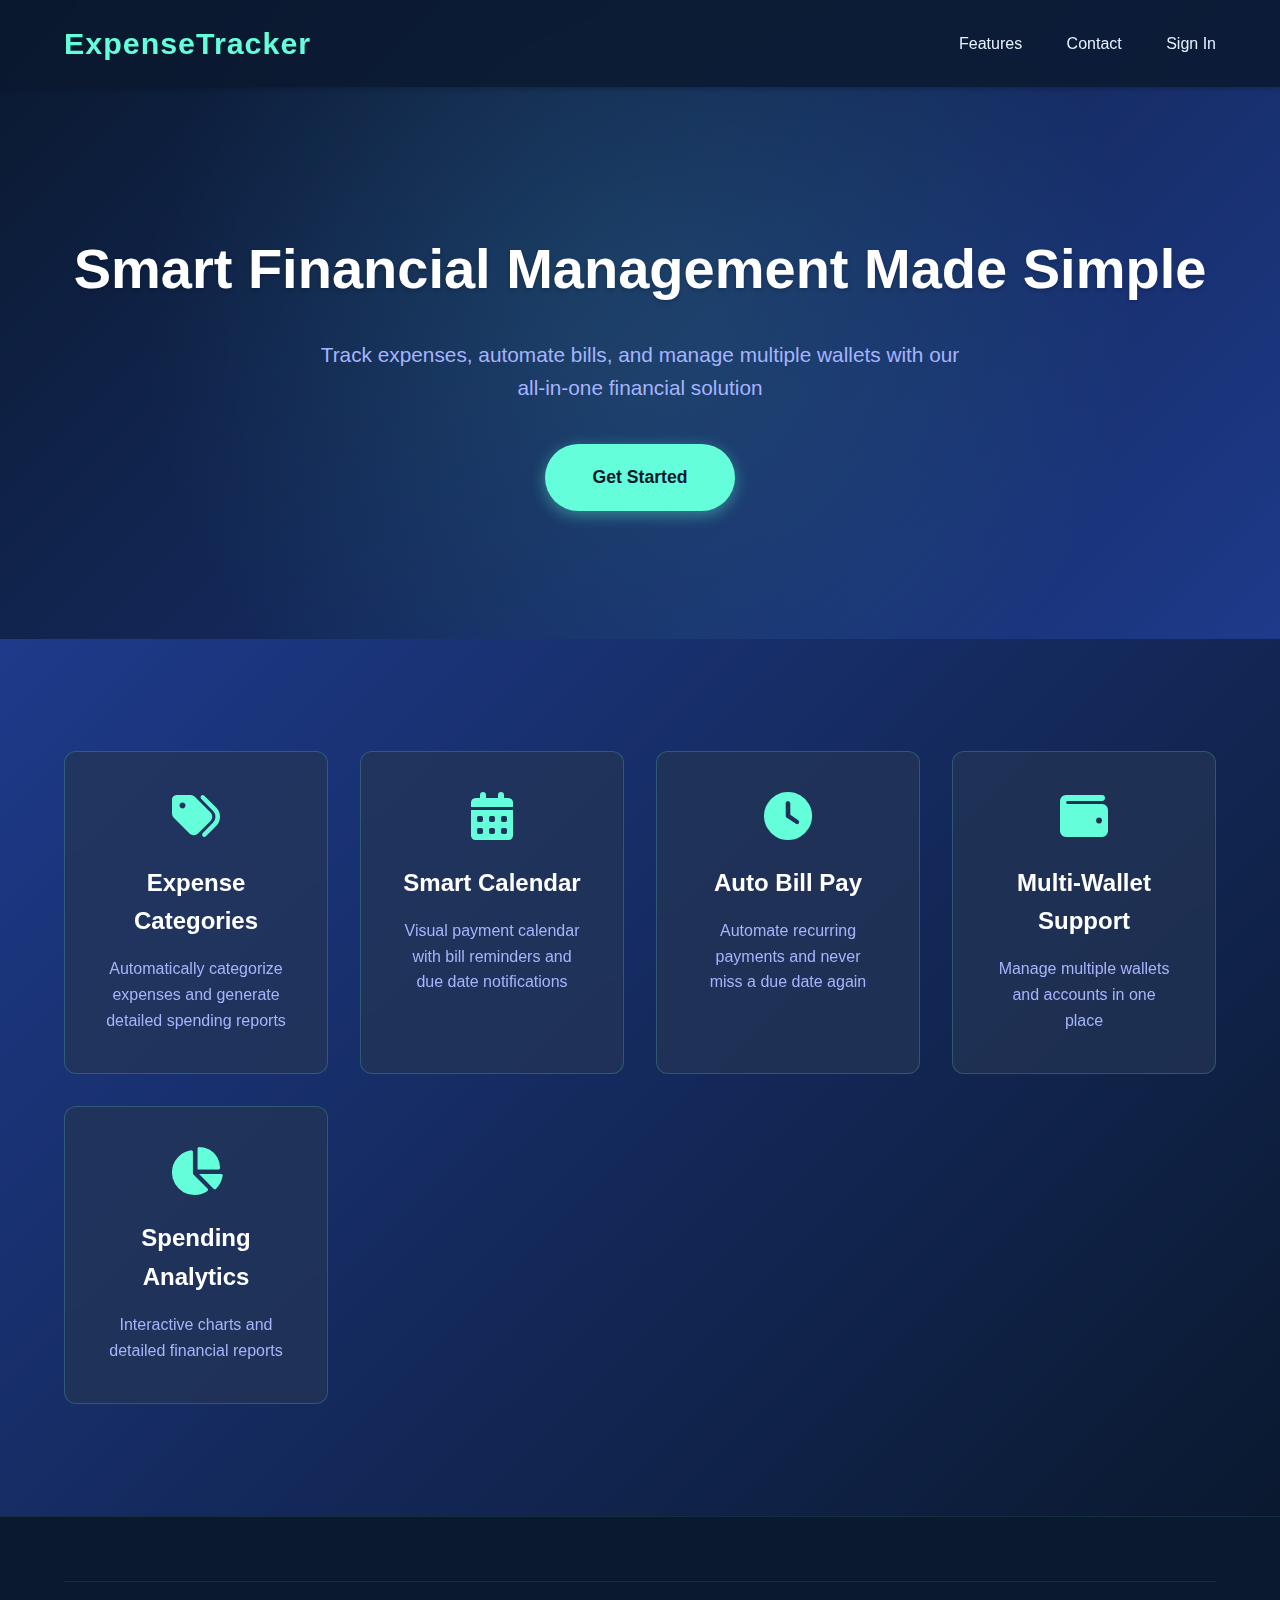
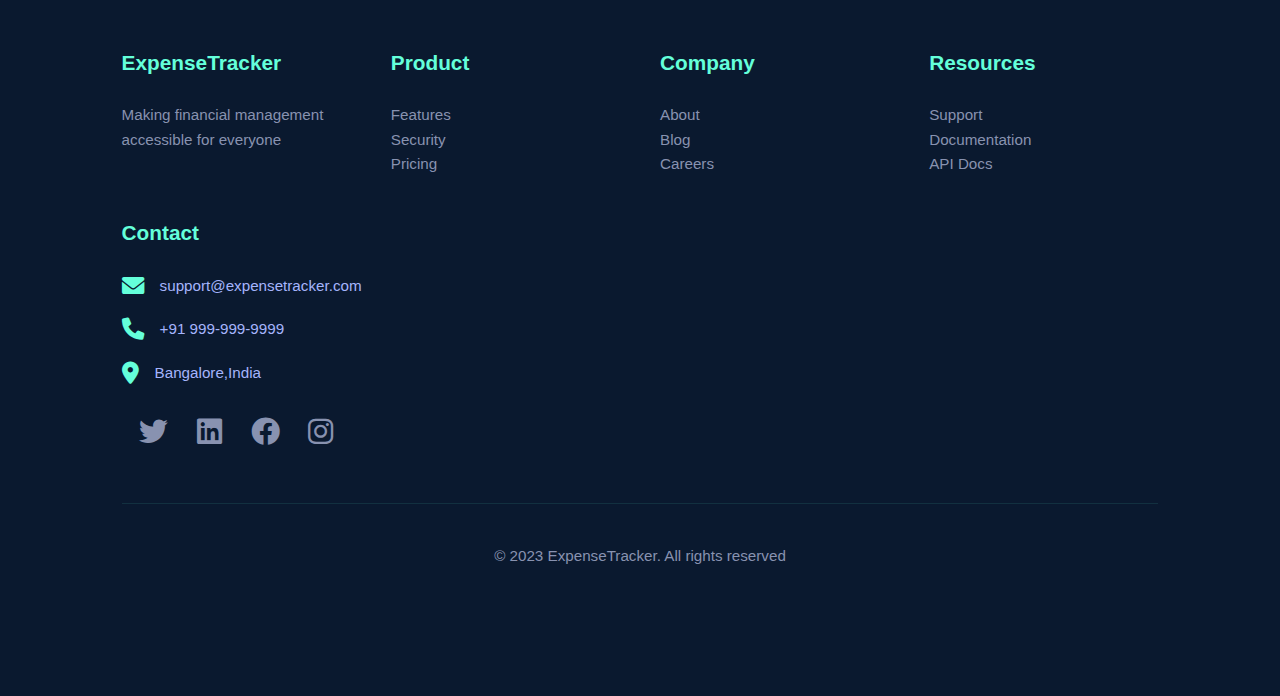
<file: index.html>
<!DOCTYPE html>
<html lang="en">
<head>
    <meta charset="UTF-8">
    <meta name="viewport" content="width=device-width, initial-scale=1.0">
    <title>ExpenseTracker Pro - Smart Finance Management</title>
    <link rel="stylesheet" href="https://cdnjs.cloudflare.com/ajax/libs/font-awesome/6.0.0/css/all.min.css">
    <link rel="stylesheet" href="indexstyle.css">
</head>
<body>
    <!-- Header -->
    <header class="header">
        <nav class="nav">
            <div class="logo">ExpenseTracker</div>
            <div class="nav-links">
                <a href="#features">Features</a>
                <a href="#contact">Contact</a>
                <a href="Login.html">Sign In</a>
            </div>
        </nav>
    </header>

    <!-- Hero Section -->
    <section class="hero">
        <h1>Smart Financial Management Made Simple</h1>
        <p>Track expenses, automate bills, and manage multiple wallets with our all-in-one financial solution</p>
        <a href="signup.html" class="cta-button">Get Started</a>
    </section>

    <!-- Features Section -->
    <section class="features" id="features">
        <div class="features-grid">
            <div class="feature-card">
                <i class="fas fa-tags feature-icon"></i>
                <h3>Expense Categories</h3>
                <p>Automatically categorize expenses and generate detailed spending reports</p>
            </div>
            
            <div class="feature-card">
                <i class="fas fa-calendar-days feature-icon"></i>
                <h3>Smart Calendar</h3>
                <p>Visual payment calendar with bill reminders and due date notifications</p>
            </div>

            <div class="feature-card">
                <i class="fas fa-clock feature-icon"></i>
                <h3>Auto Bill Pay</h3>
                <p>Automate recurring payments and never miss a due date again</p>
            </div>

            <div class="feature-card">
                <i class="fas fa-wallet feature-icon"></i>
                <h3>Multi-Wallet Support</h3>
                <p>Manage multiple wallets and accounts in one place</p>
            </div>

            <div class="feature-card">
                <i class="fas fa-chart-pie feature-icon"></i>
                <h3>Spending Analytics</h3>
                <p>Interactive charts and detailed financial reports</p>
            </div>

            <!-- <div class="feature-card">
                <i class="fas fa-shield-halved feature-icon"></i>
                <h3>Bank-Level Security</h3>
                <p>256-bit encryption and biometric authentication</p>
            </div> -->
        </div>
    </section>

    <!-- Footer -->
    <footer class="footer">
        <!-- <div class="footer-content">
            <div>
                <h4>ExpenseTracker</h4>
                <p>Making financial management accessible for everyone</p>
            </div>
            <div>
                <h4>Product</h4>
                <p>Features</p>
                <p>Security</p>
                <p>Pricing</p>
            </div>
            <div>
                <h4>Company</h4>
                <p>About</p>
                <p>Blog</p>
                <p>Careers</p>
            </div>
            <div>
                <h4>Resources</h4>
                <p>Support</p>
                <p>Contact</p>
                <p>API Docs</p>
            </div>
        </div> -->
        <footer class="footer">
            <div class="footer-content">
                <div>
                    <h4>ExpenseTracker</h4>
                    <p>Making financial management accessible for everyone</p>
                </div>
                <div>
                    <h4>Product</h4>
                    <p>Features</p>
                    <p>Security</p>
                    <p>Pricing</p>
                </div>
                <div>
                    <h4>Company</h4>
                    <p>About</p>
                    <p>Blog</p>
                    <p>Careers</p>
                </div>
                <div>
                    <h4>Resources</h4>
                    <p>Support</p>
                    <p>Documentation</p>
                    <p>API Docs</p>
                </div>
                <div>
                    <h4>Contact</h4>
                    <div class="contact-methods">
                        <div class="contact-item">
                            <i class="fas fa-envelope contact-icon"></i>
                            <span>support@expensetracker.com</span>
                        </div>
                        <div class="contact-item">
                            <i class="fas fa-phone contact-icon"></i>
                            <span>+91 999-999-9999</span>
                        </div>
                        <div class="contact-item">
                            <i class="fas fa-map-marker-alt contact-icon"></i>
                            <span>Bangalore,India</span>
                        </div>
                    </div>
                    <div  class="social-links">
                        <a href="#" class="social-link">
                            <i class="fab fa-twitter"></i>
                        </a>
                        <a href="#" class="social-link">
                            <i class="fab fa-linkedin"></i>
                        </a>
                        <a href="#" class="social-link">
                            <i class="fab fa-facebook"></i>
                        </a>
                        <a href="#" class="social-link">
                            <i class="fab fa-instagram"></i>
                        </a>
                    </div>
                </div>
            </div>
            <div class="footer-contact">
                <div class="contact-info" id="contact">
                    <p align="center">© 2023 ExpenseTracker. All rights reserved</p>
                    <!-- <div class="legal-links">
                        <a href="#privacy">Privacy Policy</a>
                        <a href="#terms">Terms of Service</a>
                        <a href="#cookies">Cookie Settings</a>
                    </div> -->
                </div>
            </div>
    </footer>
    </footer>
</body>
</html>
</file>
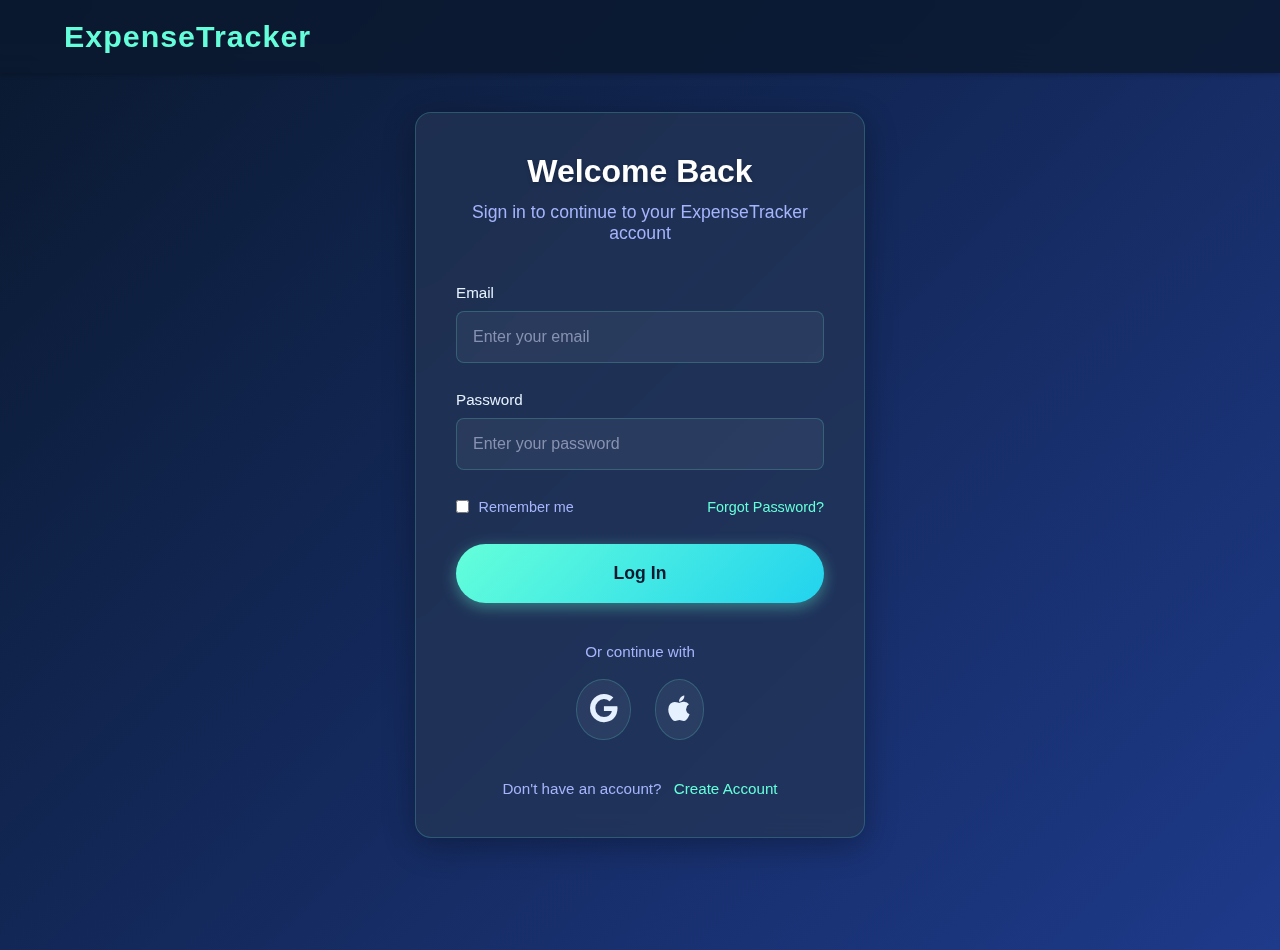
<file: Login.html>
<!DOCTYPE html>
<html lang="en">
<head>
    <meta charset="UTF-8">
    <meta name="viewport" content="width=device-width, initial-scale=1.0">
    <title>ExpenseTracker - Login</title>
    <link rel="stylesheet" href="https://cdnjs.cloudflare.com/ajax/libs/font-awesome/6.0.0/css/all.min.css">
    <style>
        * {
            margin: 0;
            padding: 0;
            box-sizing: border-box;
            font-family: 'Inter', -apple-system, BlinkMacSystemFont, 'Segoe UI', Roboto, sans-serif;
        }

        body {
            background: linear-gradient(135deg, #0a192f 0%, #1e3a8a 100%);
            color: #e6f1ff;
            min-height: 100vh;
            display: flex;
            flex-direction: column;
            overflow-x: hidden;
        }

        /* Header Styles */
        .header {
            background: rgba(10, 25, 47, 0.85);
            padding: 1.2rem 5%;
            position: fixed;
            width: 100%;
            top: 0;
            z-index: 1000;
            backdrop-filter: blur(12px);
            box-shadow: 0 2px 5px rgba(0, 0, 0, 0.2);
        }

        .logo {
            font-size: 1.9rem;
            font-weight: 700;
            color: #64ffda;
            text-decoration: none;
            letter-spacing: 1px;
        }

        /* Login Container */
        .login-container {
            max-width: 450px;
            margin: 7rem auto;
            padding: 2.5rem;
            background: rgba(35, 53, 84, 0.7);
            border-radius: 16px;
            box-shadow: 0 8px 32px rgba(0, 0, 0, 0.3);
            backdrop-filter: blur(10px);
            border: 1px solid rgba(100, 255, 218, 0.2);
            flex-grow: 1;
            transition: transform 0.3s ease;
        }

        .login-container:hover {
            transform: translateY(-5px);
        }

        .login-header {
            text-align: center;
            margin-bottom: 2.5rem;
        }

        .login-header h1 {
            font-size: 2rem;
            font-weight: 700;
            margin-bottom: 0.75rem;
            color: #ffffff;
            text-shadow: 0 2px 4px rgba(0, 0, 0, 0.2);
        }

        .login-header p {
            color: #a5b4fc;
            font-size: 1.1rem;
        }

        /* Form Styles */
        .form-group {
            margin-bottom: 1.8rem;
            position: relative;
        }

        .form-label {
            display: block;
            margin-bottom: 0.6rem;
            color: #e6f1ff;
            font-size: 0.95rem;
            font-weight: 500;
        }

        .form-input {
            width: 100%;
            padding: 1rem;
            background: rgba(255, 255, 255, 0.05);
            border: 1px solid rgba(100, 255, 218, 0.2);
            border-radius: 8px;
            color: #e6f1ff;
            font-size: 1rem;
            transition: all 0.3s ease;
        }

        .form-input:focus {
            outline: none;
            border-color: #64ffda;
            background: rgba(255, 255, 255, 0.1);
            box-shadow: 0 0 8px rgba(100, 255, 218, 0.3);
        }

        .form-input::placeholder {
            color: #8892b0;
        }

        .remember-forgot {
            display: flex;
            justify-content: space-between;
            align-items: center;
            margin: 1.8rem 0;
        }

        .checkbox-label {
            display: flex;
            align-items: center;
            gap: 0.6rem;
            color: #a5b4fc;
            font-size: 0.9rem;
        }

        .forgot-password {
            color: #64ffda;
            text-decoration: none;
            font-size: 0.9rem;
            transition: color 0.3s ease;
        }

        .forgot-password:hover {
            color: #22d3ee;
        }

        .login-button {
            width: 100%;
            padding: 1.2rem;
            background: linear-gradient(135deg, #64ffda 0%, #22d3ee 100%);
            color: #0a192f;
            border: none;
            border-radius: 50px;
            font-size: 1.1rem;
            font-weight: 600;
            cursor: pointer;
            transition: all 0.3s ease;
            box-shadow: 0 4px 15px rgba(100, 255, 218, 0.4);
            position: relative;
            overflow: hidden;
        }

        .login-button:hover {
            transform: translateY(-3px);
            box-shadow: 0 6px 20px rgba(100, 255, 218, 0.6);
            background: linear-gradient(135deg, #22d3ee 0%, #64ffda 100%);
        }

        .login-button::before {
            content: '';
            position: absolute;
            top: 0;
            left: -100%;
            width: 100%;
            height: 100%;
            background: linear-gradient(90deg, transparent, rgba(255, 255, 255, 0.2), transparent);
            transition: 0.5s;
        }

        .login-button:hover::before {
            left: 100%;
        }

        .signup-text {
            text-align: center;
            margin-top: 2.5rem;
            color: #a5b4fc;
            font-size: 0.95rem;
        }

        .signup-link {
            color: #64ffda;
            text-decoration: none;
            margin-left: 0.5rem;
            font-weight: 500;
            transition: color 0.3s ease;
        }

        .signup-link:hover {
            color: #22d3ee;
        }

        /* Social Login */
        .social-login {
            margin-top: 2.5rem;
            text-align: center;
        }

        .social-login p {
            color: #a5b4fc;
            font-size: 0.95rem;
            margin-bottom: 1.2rem;
        }

        .social-icons {
            display: flex;
            justify-content: center;
            gap: 1.5rem;
        }

        .social-icon {
            font-size: 1.8rem;
            color: #e6f1ff;
            padding: 0.8rem;
            border-radius: 50%;
            background: rgba(255, 255, 255, 0.05);
            border: 1px solid rgba(100, 255, 218, 0.2);
            transition: all 0.3s ease;
            text-decoration: none;
        }

        .social-icon:hover {
            background: rgba(100, 255, 218, 0.2);
            color: #64ffda;
            transform: translateY(-3px);
            box-shadow: 0 4px 10px rgba(100, 255, 218, 0.3);
        }

        @media (max-width: 480px) {
            .login-container {
                margin: 3rem 1.5rem;
                padding: 2rem;
            }

            .login-header h1 {
                font-size: 1.8rem;
            }

            .login-header p {
                font-size: 1rem;
            }

            .form-input {
                padding: 0.9rem;
            }

            .login-button {
                padding: 1rem;
            }
        }
    </style>
</head>
<body>
    <!-- Header -->
    <header class="header">
        <nav class="nav">
            <a href="/" class="logo">ExpenseTracker</a>
        </nav>
    </header>

    <!-- Login Container -->
    <div class="login-container">
        <div class="login-header">
            <h1>Welcome Back</h1>
            <p>Sign in to continue to your ExpenseTracker account</p>
        </div>

        <form id="loginForm">
            <div class="form-group">
                <label class="form-label" for="email">Email</label>
                <input type="email" 
                       class="form-input" 
                       id="email" 
                       name="email" 
                       required
                       placeholder="Enter your email"
                       aria-describedby="emailHelp">
            </div>

            <div class="form-group">
                <label class="form-label" for="password">Password</label>
                <input type="password" 
                       class="form-input" 
                       id="password" 
                       name="password" 
                       required
                       placeholder="Enter your password"
                       aria-describedby="passwordHelp">
            </div>

            <div class="remember-forgot">
                <label class="checkbox-label">
                    <input type="checkbox" name="remember" aria-label="Remember me">
                    Remember me
                </label>
                <a href="#forgot-password" class="forgot-password">Forgot Password?</a>
            </div>

            <button type="submit" class="login-button">Log In</button>
        </form>

        <div class="social-login">
            <p>Or continue with</p>
            <div class="social-icons">
                <a href="#" class="social-icon" aria-label="Sign in with Google">
                    <i class="fab fa-google"></i>
                </a>
                <a href="#" class="social-icon" aria-label="Sign in with Apple">
                    <i class="fab fa-apple"></i>
                </a>
            </div>
        </div>

        <p class="signup-text">
            Don't have an account?
            <a href="signup.html" class="signup-link">Create Account</a>
        </p>
    </div>
</body>
</html>
</file>
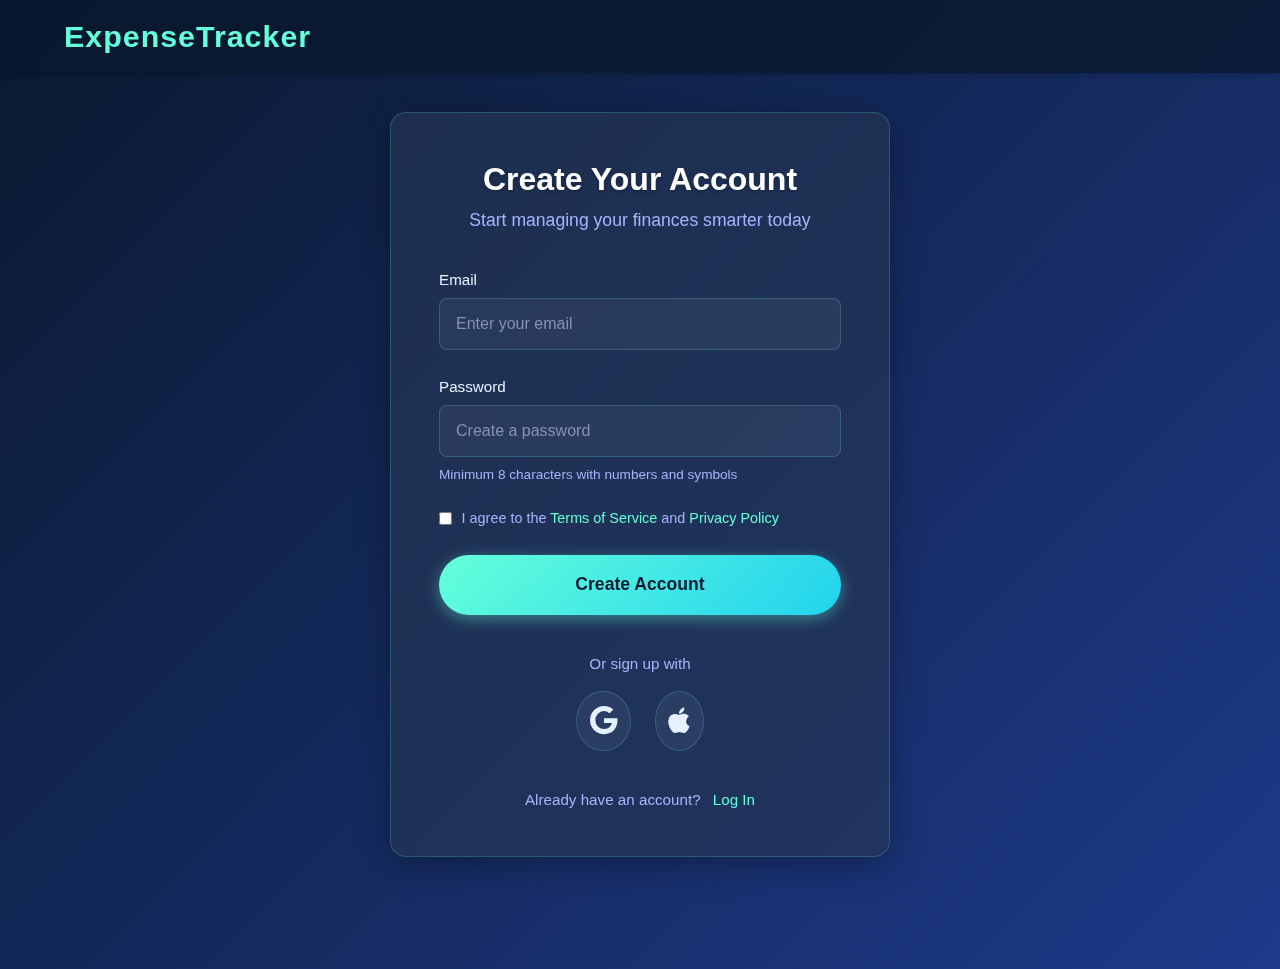
<file: signup.html>
<!DOCTYPE html>
<html lang="en">
<head>
    <meta charset="UTF-8">
    <meta name="viewport" content="width=device-width, initial-scale=1.0">
    <title>ExpenseTracker - Sign Up</title>
    <link rel="stylesheet" href="https://cdnjs.cloudflare.com/ajax/libs/font-awesome/6.0.0/css/all.min.css">
    <script src="signup.js" type="text/javascript"></script>
    <style>
        * {
            margin: 0;
            padding: 0;
            box-sizing: border-box;
            font-family: 'Inter', -apple-system, BlinkMacSystemFont, 'Segoe UI', Roboto, sans-serif;
        }

        body {
            background: linear-gradient(135deg, #0a192f 0%, #1e3a8a 100%);
            color: #e6f1ff;
            min-height: 100vh;
            display: flex;
            flex-direction: column;
            overflow-x: hidden;
        }

        /* Header Styles */
        .header {
            background: rgba(10, 25, 47, 0.85);
            padding: 1.2rem 5%;
            position: fixed;
            width: 100%;
            top: 0;
            z-index: 1000;
            backdrop-filter: blur(12px);
            box-shadow: 0 2px 5px rgba(0, 0, 0, 0.2);
        }

        .logo {
            font-size: 1.9rem;
            font-weight: 700;
            color: #64ffda;
            text-decoration: none;
            letter-spacing: 1px;
        }

        /* Signup Container */
        .signup-container {
            max-width: 500px;
            width: 100%;
            margin: 7rem auto;
            padding: 3rem;
            background: rgba(35, 53, 84, 0.7);
            border-radius: 16px;
            box-shadow: 0 8px 32px rgba(0, 0, 0, 0.3);
            backdrop-filter: blur(10px);
            border: 1px solid rgba(100, 255, 218, 0.2);
            flex-grow: 1;
            transition: transform 0.3s ease;
        }

        .signup-container:hover {
            transform: translateY(-5px);
        }

        .signup-header {
            text-align: center;
            margin-bottom: 2.5rem;
        }

        .signup-header h1 {
            font-size: 2rem;
            font-weight: 700;
            margin-bottom: 0.75rem;
            color: #ffffff;
            text-shadow: 0 2px 4px rgba(0, 0, 0, 0.2);
        }

        .signup-header p {
            color: #a5b4fc;
            font-size: 1.1rem;
        }

        /* Form Styles */
        .form-group {
            margin-bottom: 1.8rem;
            position: relative;
        }

        .form-label {
            display: block;
            margin-bottom: 0.6rem;
            color: #e6f1ff;
            font-size: 0.95rem;
            font-weight: 500;
        }

        .form-input {
            width: 100%;
            padding: 1rem;
            background: rgba(255, 255, 255, 0.05);
            border: 1px solid rgba(100, 255, 218, 0.2);
            border-radius: 8px;
            color: #e6f1ff;
            font-size: 1rem;
            transition: all 0.3s ease;
        }

        .form-input:focus {
            outline: none;
            border-color: #64ffda;
            background: rgba(255, 255, 255, 0.1);
            box-shadow: 0 0 8px rgba(100, 255, 218, 0.3);
        }

        .form-input::placeholder {
            color: #8892b0;
        }

        .password-strength {
            margin-top: 0.6rem;
            font-size: 0.85rem;
            color: #a5b4fc;
        }

        .terms-agreement {
            margin: 1.8rem 0;
            display: flex;
            gap: 0.6rem;
            align-items: center;
        }

        .terms-text {
            color: #a5b4fc;
            font-size: 0.9rem;
        }

        .terms-link {
            color: #64ffda;
            text-decoration: none;
            transition: color 0.3s ease;
        }

        .terms-link:hover {
            color: #22d3ee;
        }

        .signup-button {
            width: 100%;
            padding: 1.2rem;
            background: linear-gradient(135deg, #64ffda 0%, #22d3ee 100%);
            color: #0a192f;
            border: none;
            border-radius: 50px;
            font-size: 1.1rem;
            font-weight: 600;
            cursor: pointer;
            transition: all 0.3s ease;
            box-shadow: 0 4px 15px rgba(100, 255, 218, 0.4);
            position: relative;
            overflow: hidden;
        }

        .signup-button:hover {
            transform: translateY(-3px);
            box-shadow: 0 6px 20px rgba(100, 255, 218, 0.6);
            background: linear-gradient(135deg, #22d3ee 0%, #64ffda 100%);
        }

        .signup-button::before {
            content: '';
            position: absolute;
            top: 0;
            left: -100%;
            width: 100%;
            height: 100%;
            background: linear-gradient(90deg, transparent, rgba(255, 255, 255, 0.2), transparent);
            transition: 0.5s;
        }

        .signup-button:hover::before {
            left: 100%;
        }

        .login-text {
            text-align: center;
            margin-top: 2.5rem;
            color: #a5b4fc;
            font-size: 0.95rem;
        }

        .login-link {
            color: #64ffda;
            text-decoration: none;
            margin-left: 0.5rem;
            font-weight: 500;
            transition: color 0.3s ease;
        }

        .login-link:hover {
            color: #22d3ee;
        }

        /* Social Signup */
        .social-signup {
            margin-top: 2.5rem;
            text-align: center;
        }

        .social-signup p {
            color: #a5b4fc;
            font-size: 0.95rem;
            margin-bottom: 1.2rem;
        }

        .social-icons {
            display: flex;
            justify-content: center;
            gap: 1.5rem;
        }

        .social-icon {
            font-size: 1.8rem;
            color: #e6f1ff;
            padding: 0.8rem;
            border-radius: 50%;
            background: rgba(255, 255, 255, 0.05);
            border: 1px solid rgba(100, 255, 218, 0.2);
            transition: all 0.3s ease;
            text-decoration: none;
        }

        .social-icon:hover {
            background: rgba(100, 255, 218, 0.2);
            color: #64ffda;
            transform: translateY(-3px);
            box-shadow: 0 4px 10px rgba(100, 255, 218, 0.3);
        }

        /* Custom Alerts */
        .custom-alert {
            position: fixed;
            top: 20px;
            right: 20px;
            background: rgba(255, 77, 77, 0.9);
            color: #e6f1ff;
            padding: 1rem 2rem;
            border-radius: 8px;
            z-index: 1000;
            box-shadow: 0 4px 15px rgba(0, 0, 0, 0.3);
            animation: slideIn 0.3s ease-out;
            backdrop-filter: blur(5px);
        }

        .success-alert {
            position: fixed;
            top: 20px;
            right: 20px;
            background: rgba(0, 200, 81, 0.9);
            color: #e6f1ff;
            padding: 1rem 2rem;
            border-radius: 8px;
            z-index: 1000;
            box-shadow: 0 4px 15px rgba(0, 0, 0, 0.3);
            animation: slideIn 0.3s ease-out;
            backdrop-filter: blur(5px);
            display: flex;
            align-items: center;
            gap: 0.8rem;
        }

        .loader {
            position: fixed;
            top: 50%;
            left: 50%;
            transform: translate(-50%, -50%);
            width: 48px;
            height: 48px;
            border: 5px solid rgba(100, 255, 218, 0.2);
            border-top: 5px solid #64ffda;
            border-radius: 50%;
            animation: spin 1s linear infinite;
            z-index: 1000;
        }

        @keyframes slideIn {
            from { transform: translateX(100%); }
            to { transform: translateX(0); }
        }

        @keyframes spin {
            0% { transform: translate(-50%, -50%) rotate(0deg); }
            100% { transform: translate(-50%, -50%) rotate(360deg); }
        }

        @media (max-width: 480px) {
            .signup-container {
                margin: 3rem 1.5rem;
                padding: 2rem;
            }

            .signup-header h1 {
                font-size: 1.8rem;
            }

            .signup-header p {
                font-size: 1rem;
            }

            .form-input {
                padding: 0.9rem;
            }

            .signup-button {
                padding: 1rem;
            }
        }
    </style>
</head>
<body>
    <!-- Header -->
    <header class="header">
        <nav class="nav">
            <a href="/" class="logo">ExpenseTracker</a>
        </nav>
    </header>

    <!-- Signup Container -->
    <div class="signup-container">
        <div class="signup-header">
            <h1>Create Your Account</h1>
            <p>Start managing your finances smarter today</p>
        </div>

        <form id="signupForm">
            <div class="form-group">
                <label class="form-label" for="email">Email</label>
                <input type="email" 
                       class="form-input" 
                       id="email" 
                       name="email" 
                       required
                       placeholder="Enter your email"
                       aria-describedby="emailHelp">
            </div>

            <div class="form-group">
                <label class="form-label" for="password">Password</label>
                <input type="password" 
                       class="form-input" 
                       id="password" 
                       name="password" 
                       required
                       placeholder="Create a password"
                       aria-describedby="passwordHelp">
                <div class="password-strength">
                    Minimum 8 characters with numbers and symbols
                </div>
            </div>

            <div class="terms-agreement">
                <input type="checkbox" id="terms" required aria-label="Agree to terms">
                <label for="terms" class="terms-text">
                    I agree to the <a href="#terms" class="terms-link">Terms of Service</a> and 
                    <a href="#privacy" class="terms-link">Privacy Policy</a>
                </label>
            </div>

            <button type="submit" class="signup-button">Create Account</button>
        </form>

        <div class="social-signup">
            <p>Or sign up with</p>
            <div class="social-icons">
                <a href="#" class="social-icon" aria-label="Sign up with Google">
                    <i class="fab fa-google"></i>
                </a>
                <a href="#" class="social-icon" aria-label="Sign up with Apple">
                    <i class="fab fa-apple"></i>
                </a>
            </div>
        </div>

        <p class="login-text">
            Already have an account?
            <a href="Login.html" class="login-link">Log In</a>
        </p>
    </div>
</body>
</html>
</file>
<file: indexstyle.css>
* {
    margin: 0;
    padding: 0;
    box-sizing: border-box;
    font-family: 'Inter', -apple-system, BlinkMacSystemFont, 'Segoe UI', Roboto, sans-serif;
}

body {
    background: #0a192f;
    color: #e6f1ff;
    line-height: 1.6;
    overflow-x: hidden;
}

/* Header Styles */
.header {
    background: rgba(10, 25, 47, 0.85);
    padding: 1.2rem 5%;
    position: fixed;
    width: 100%;
    top: 0;
    z-index: 1000;
    backdrop-filter: blur(12px);
    box-shadow: 0 2px 5px rgba(0, 0, 0, 0.2);
}

.nav {
    display: flex;
    justify-content: space-between;
    align-items: center;
    max-width: 1200px;
    margin: 0 auto;
}

.logo {
    font-size: 1.9rem;
    font-weight: 700;
    color: #64ffda;
    letter-spacing: 1px;
}

.nav-links a {
    margin-left: 2.5rem;
    text-decoration: none;
    color: #e6f1ff;
    font-weight: 500;
    font-size: 1rem;
    position: relative;
    transition: color 0.3s ease;
}

.nav-links a::after {
    content: '';
    position: absolute;
    width: 0;
    height: 2px;
    bottom: -4px;
    left: 0;
    background: #64ffda;
    transition: width 0.3s ease;
}

.nav-links a:hover::after {
    width: 100%;
}

.nav-links a:hover {
    color: #64ffda;
}

/* Hero Section */
.hero {
    padding: 14rem 5% 8rem;
    text-align: center;
    background: linear-gradient(135deg, #0a192f 0%, #1e3a8a 100%);
    position: relative;
    overflow: hidden;
}

.hero::before {
    content: '';
    position: absolute;
    top: 0;
    left: 0;
    width: 100%;
    height: 100%;
    background: radial-gradient(circle, rgba(100, 255, 218, 0.1) 10%, transparent 70%);
    z-index: 0;
}

.hero h1 {
    font-size: 3.5rem;
    font-weight: 800;
    margin-bottom: 1.5rem;
    color: #ffffff;
    position: relative;
    z-index: 1;
    text-shadow: 0 2px 4px rgba(0, 0, 0, 0.2);
}

.hero p {
    font-size: 1.3rem;
    color: #a5b4fc;
    max-width: 650px;
    margin: 0 auto 2.5rem;
    position: relative;
    z-index: 1;
}

.cta-button {
    background: #64ffda;
    color: #0a192f;
    padding: 1.2rem 3rem;
    border-radius: 50px;
    text-decoration: none;
    font-weight: 600;
    font-size: 1.1rem;
    display: inline-block;
    position: relative;
    z-index: 1;
    transition: all 0.3s ease;
    box-shadow: 0 4px 15px rgba(100, 255, 218, 0.4);
}

.cta-button:hover {
    transform: translateY(-5px) scale(1.05);
    background: #22d3ee;
    color: #0a192f;
    box-shadow: 0 6px 20px rgba(100, 255, 218, 0.6);
}

/* Features Section */
.features {
    padding: 5rem 5%;
    background: linear-gradient(135deg, #1e3a8a 0%, #0a192f 100%);
}

.features-grid {
    display: grid;
    grid-template-columns: repeat(auto-fit, minmax(250px, 1fr));
    gap: 2rem;
    max-width: 1400px;
    margin: 2rem auto;
}

.feature-card {
    background: rgba(35, 53, 84, 0.7);
    padding: 2.5rem;
    border-radius: 12px;
    text-align: center;
    transition: all 0.3s ease;
    backdrop-filter: blur(10px);
    border: 1px solid rgba(100, 255, 218, 0.2);
}

.feature-card:hover {
    transform: translateY(-8px);
    box-shadow: 0 8px 20px rgba(0, 0, 0, 0.3);
    background: rgba(35, 53, 84, 0.85);
}

.feature-icon {
    font-size: 3rem;
    color: #64ffda;
    margin-bottom: 1.5rem;
    transition: transform 0.3s ease;
}

.feature-card:hover .feature-icon {
    transform: scale(1.2);
}

.feature-card h3 {
    color: #ffffff;
    font-size: 1.5rem;
    margin-bottom: 1rem;
}

.feature-card p {
    color: #a5b4fc;
    font-size: 1rem;
}

/* Footer */
.footer {
    background: #0a192f;
    padding: 4rem 5%;
    border-top: 1px solid rgba(100, 255, 218, 0.1);
}

.footer-content {
    display: grid;
    grid-template-columns: repeat(auto-fit, minmax(220px, 1fr));
    gap: 2.5rem;
    max-width: 1200px;
    margin: 0 auto;
}

.footer h4 {
    color: #64ffda;
    font-size: 1.3rem;
    margin-bottom: 1.5rem;
    font-weight: 600;
}

.footer p {
    color: #8892b0;
    font-size: 0.95rem;
}

.footer-contact {
    margin-top: 3rem;
    border-top: 1px solid rgba(100, 255, 218, 0.1);
    padding-top: 2.5rem;
}

.contact-info {
    display: grid;
    grid-template-columns: repeat(auto-fit, minmax(220px, 1fr));
    gap: 2rem;
    max-width: 1200px;
    margin: 0 auto;
    text-align: center;
}

.contact-methods {
    display: flex;
    flex-direction: column;
    gap: 1.2rem;
}

.contact-item {
    display: flex;
    align-items: center;
    gap: 1rem;
    color: #a5b4fc;
    font-size: 0.95rem;
}

.contact-icon {
    font-size: 1.4rem;
    color: #64ffda;
}

.social-links {
    display: flex;
    gap: 1.8rem;
    margin-top: 1.5rem;
    justify-content: center;
}

.social-link {
    color: #8892b0;
    font-size: 1.8rem;
    transition: all 0.3s ease;
}

.social-link:hover {
    color: #64ffda;
    transform: translateY(-3px);
}

@media (max-width: 768px) {
    .nav-links {
        display: none;
    }

    .hero h1 {
        font-size: 2.5rem;
    }

    .hero p {
        font-size: 1.1rem;
    }

    .cta-button {
        padding: 1rem 2.5rem;
    }

    .features-grid {
        grid-template-columns: 1fr;
    }
}

html {
    scroll-behavior: smooth;
}
</file>
